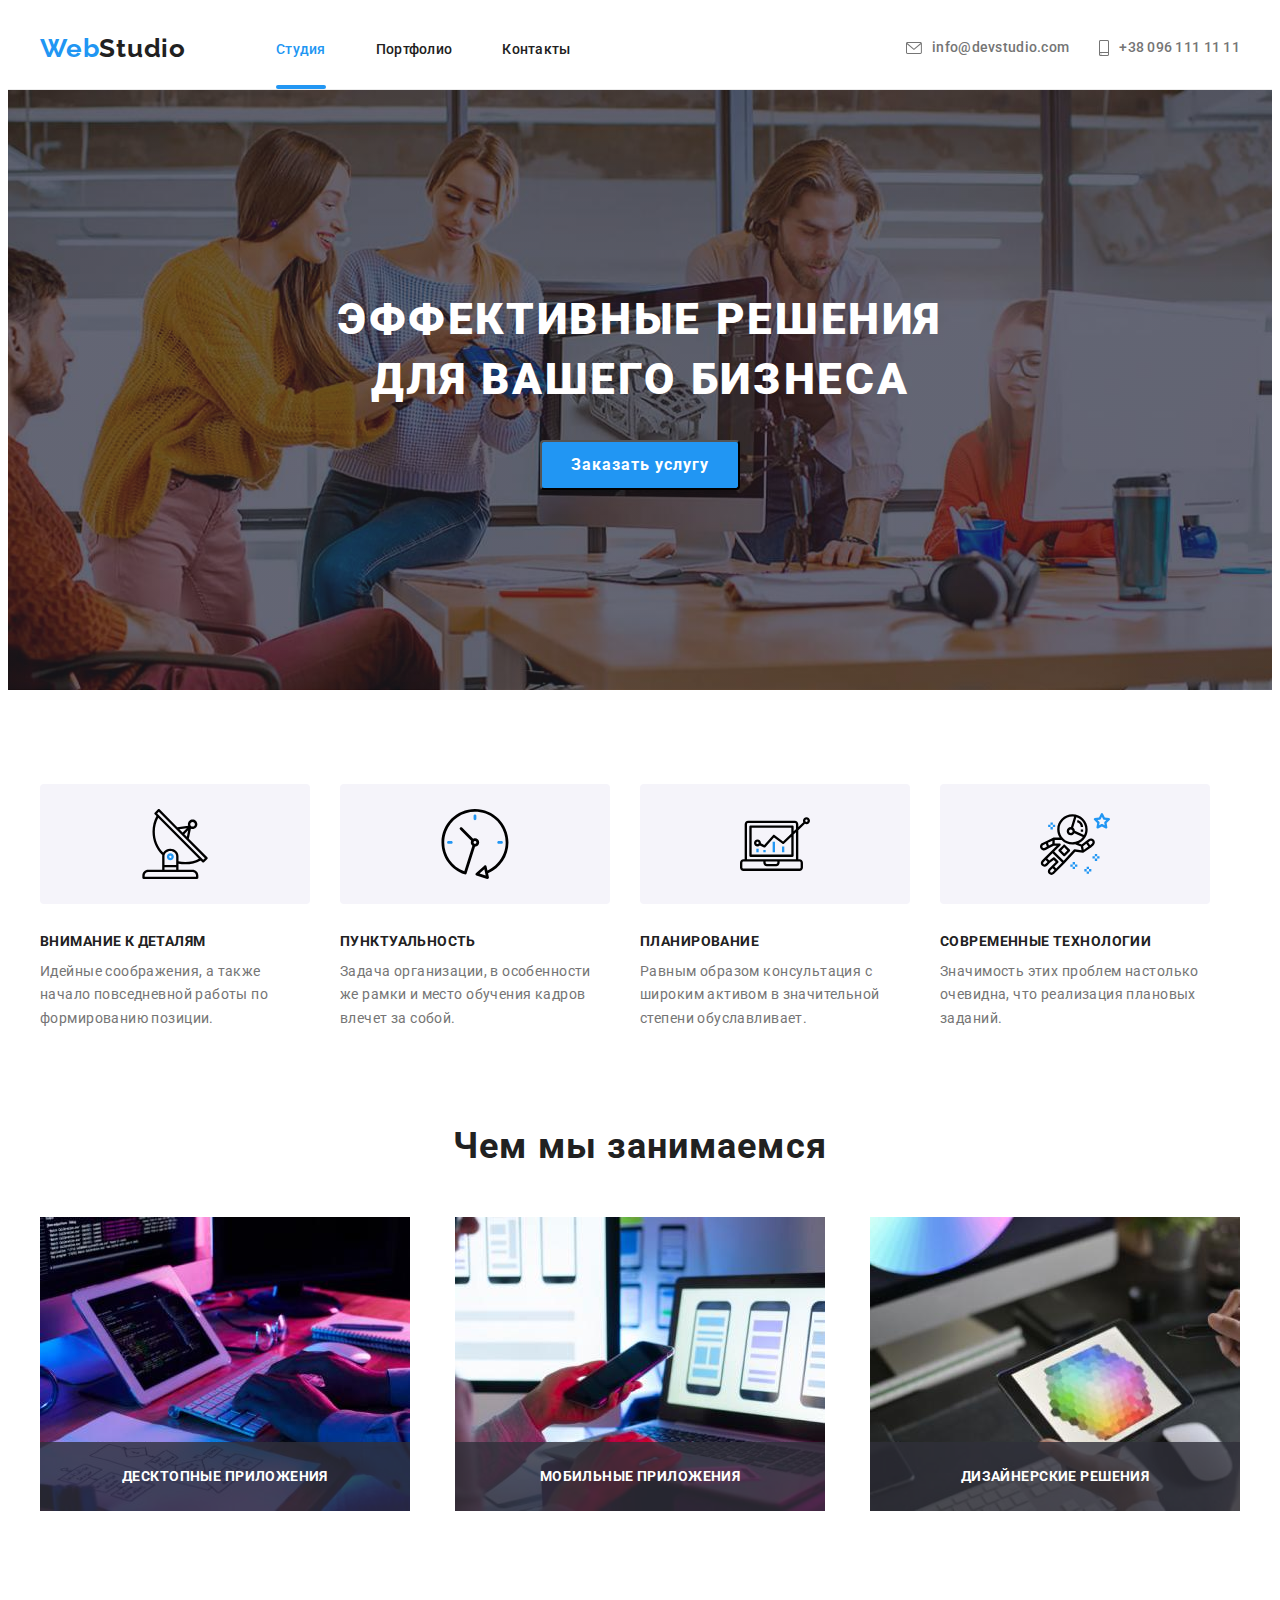
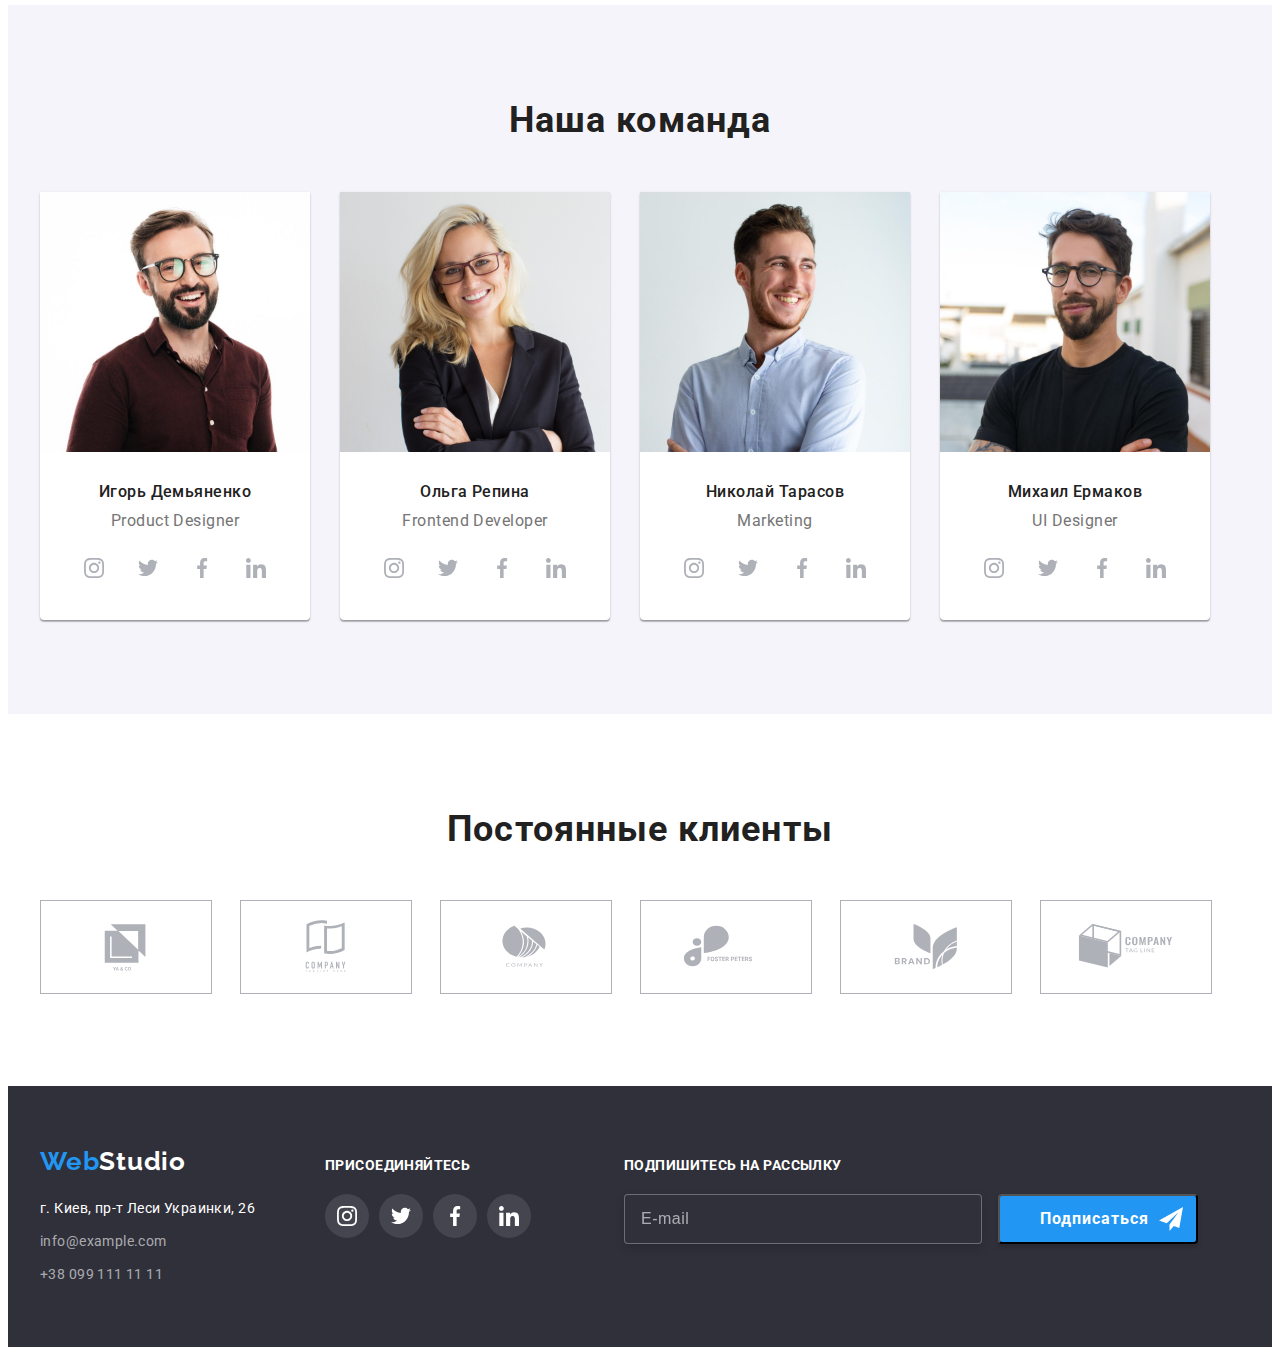
<file: index.html>
<!DOCTYPE html>
<html lang="ru">
  <head>
    <meta charset="UTF-8" />
    <meta http-equiv="X-UA-Compatible" content="IE=edge" />
    <meta name="viewport" content="width=device-width, initial-scale=1.0" />
    <title>WebStudio</title>
    <link
      rel="stylesheet"
      href="https://cdnjs.cloudflare.com/ajax/libs/modern-normalize/1.1.0/modern-normalize.min.css"
      integrity="sha512-wpPYUAdjBVSE4KJnH1VR1HeZfpl1ub8YT/NKx4PuQ5NmX2tKuGu6U/JRp5y+Y8XG2tV+wKQpNHVUX03MfMFn9Q=="
      crossorigin="anonymous"
      referrerpolicy="no-referrer"
    />
    <link rel="preconnect" href="https://fonts.googleapis.com" />
    <link rel="preconnect" href="https://fonts.gstatic.com" crossorigin />
    <link
      href="https://fonts.googleapis.com/css2?family=Raleway:wght@700&family=Roboto:wght@400;500;700;900&display=swap"
      rel="stylesheet"
    />
    <link rel="stylesheet" href="./css/styles.css" />
  </head>
  <body>
    <header class="header">
      <div class="container header-container">
        <nav class="header-nav">
          <a class="header-logo link" href=""
            >Web<span class="head-studio">Studio</span></a
          >
          <ul class="list menu-list">
            <li class="menu-item">
              <a class="menu-link link page-link" href="">Студия</a>
            </li>
            <li class="menu-item">
              <a class="menu-link link menu-link-color" href="./portfolio.html"
                >Портфолио</a
              >
            </li>
            <li class="menu-item">
              <a class="menu-link link menu-link-color" href="">Контакты</a>
            </li>
          </ul>
        </nav>
        <ul class="list mail-tel-list">
          <li class="mail-tel-item">
            <a class="header-mail link" href="mailto:info@devstudio.com">
              <svg class="header-icon" width="16" height="12">
                <use href="./img/sprite.svg#icon-envelope-hover"></use></svg
              >info@devstudio.com</a
            >
          </li>
          <li class="mail-tel-item">
            <a class="header-tel link" href="tel:+380961111111"
              ><svg class="header-icon" width="10" height="16">
                <use href="./img/sprite.svg#icon-smartphone"></use></svg
              >+38 096 111 11 11</a
            >
          </li>
        </ul>
      </div>
    </header>
    <main>
      <section class="hero">
        <div class="container hero-container">
          <h1 class="hero-title">ЭФФЕКТИВНЫЕ РЕШЕНИЯ ДЛЯ ВАШЕГО БИЗНЕСА</h1>
          <button class="btn btn-studio" data-modal-open type="button">
            Заказать услугу
          </button>
        </div>
      </section>
      <section class="about">
        <div class="container">
          <ul class="about-list list">
            <li class="about-flex">
              <div class="about-icons-list">
                <svg class="about-icon" width="70" height="70">
                  <use href="./img/sprite.svg#icon-antenna"></use>
                </svg>
              </div>
              <h3 class="about-item">ВНИМАНИЕ К ДЕТАЛЯМ</h3>
              <p class="about-text">
                Идейные соображения, а также начало повседневной работы по
                формированию позиции.
              </p>
            </li>
            <li class="about-flex">
              <div class="about-icons-list">
                <svg class="about-icon" width="70" height="70">
                  <use href="./img/sprite.svg#icon-clock"></use>
                </svg>
              </div>
              <h3 class="about-item">ПУНКТУАЛЬНОСТЬ</h3>
              <p class="about-text">
                Задача организации, в особенности же рамки и место обучения
                кадров влечет за собой.
              </p>
            </li>
            <li class="about-flex">
              <div class="about-icons-list">
                <svg class="about-icon" width="70" height="70">
                  <use href="./img/sprite.svg#icon-diagram"></use>
                </svg>
              </div>
              <h3 class="about-item">ПЛАНИРОВАНИЕ</h3>
              <p class="about-text">
                Равным образом консультация с широким активом в значительной
                степени обуславливает.
              </p>
            </li>
            <li class="about-flex">
              <div class="about-icons-list">
                <svg class="about-icon" width="70" height="70">
                  <use href="./img/sprite.svg#icon-astronaut"></use>
                </svg>
              </div>
              <h3 class="about-item">СОВРЕМЕННЫЕ ТЕХНОЛОГИИ</h3>
              <p class="about-text">
                Значимость этих проблем настолько очевидна, что реализация
                плановых заданий.
              </p>
            </li>
          </ul>
        </div>
      </section>
      <section class="about-two">
        <div class="container">
          <h2 class="about-title">Чем мы занимаемся</h2>
          <ul class="about-title-list list">
            <li class="about-title-item">
              <img
                src="./img/img-1.jpg"
                alt="Человек печатает на клавиатуре"
                width="370"
                height="294"
              />
              <p class="about-title-text">Десктопные приложения</p>
            </li>
            <li class="about-title-item">
              <img
                src="./img/img-2.jpg"
                alt="Человек смотрит на экран с телефонами"
                width="370"
                height="294"
              />
              <p class="about-title-text">Мобильные приложения</p>
            </li>
            <li class="about-title-item">
              <img
                src="./img/img-3.jpg"
                alt="Человек смотрит на планшет"
                width="370"
                height="294"
              />
              <p class="about-title-text">Дизайнерские решения</p>
            </li>
          </ul>
        </div>
      </section>
      <section class="team">
        <div class="container">
          <h2 class="team-title">Наша команда</h2>
          <ul class="team-list list">
            <li class="team-item">
              <img
                src="./img/img-2-1.jpg"
                alt="Игорь Демьяненко"
                width="270"
                height="260"
              />
              <div class="team-item-descr">
                <h3 class="team-name">Игорь Демьяненко</h3>
                <p class="team-prof" lang="en">Product Designer</p>
                <ul class="social-list list social-list-team">
                  <li class="social-item">
                    <a href="" class="social-link link">
                      <svg class="social-icon" width="20" height="20">
                        <use href="./img/sprite.svg#icon-instagram"></use>
                      </svg>
                    </a>
                  </li>
                  <li class="social-item">
                    <a href="" class="social-link link">
                      <svg class="social-icon" width="20" height="20">
                        <use href="./img/sprite.svg#icon-twitter"></use>
                      </svg>
                    </a>
                  </li>
                  <li class="social-item">
                    <a href="" class="social-link link">
                      <svg class="social-icon" width="20" height="20">
                        <use href="./img/sprite.svg#icon-facebook"></use>
                      </svg>
                    </a>
                  </li>
                  <li class="social-item">
                    <a href="" class="social-link link">
                      <svg class="social-icon" width="20" height="20">
                        <use href="./img/sprite.svg#icon-linkedin"></use>
                      </svg>
                    </a>
                  </li>
                </ul>
              </div>
            </li>
            <li class="team-item">
              <img
                src="./img/img-2-2.jpg"
                alt="Ольга Репина"
                width="270"
                height="260"
              />
              <div class="team-item-descr">
                <h3 class="team-name">Ольга Репина</h3>
                <p class="team-prof" lang="en">Frontend Developer</p>

                <ul class="social-list list social-list-team">
                  <li class="social-item">
                    <a href="" class="social-link link">
                      <svg class="social-icon" width="20" height="20">
                        <use href="./img/sprite.svg#icon-instagram"></use>
                      </svg>
                    </a>
                  </li>
                  <li class="social-item">
                    <a href="" class="social-link link">
                      <svg class="social-icon" width="20" height="20">
                        <use href="./img/sprite.svg#icon-twitter"></use>
                      </svg>
                    </a>
                  </li>
                  <li class="social-item">
                    <a href="" class="social-link link">
                      <svg class="social-icon" width="20" height="20">
                        <use href="./img/sprite.svg#icon-facebook"></use>
                      </svg>
                    </a>
                  </li>
                  <li class="social-item">
                    <a href="" class="social-link link">
                      <svg class="social-icon" width="20" height="20">
                        <use href="./img/sprite.svg#icon-linkedin"></use>
                      </svg>
                    </a>
                  </li>
                </ul>
              </div>
            </li>
            <li class="team-item">
              <img
                src="./img/img-2-3.jpg"
                alt="Николай Тарасов"
                width="270"
                height="260"
              />
              <div class="team-item-descr">
                <h3 class="team-name">Николай Тарасов</h3>
                <p class="team-prof" lang="en">Marketing</p>

                <ul class="social-list list social-list-team">
                  <li class="social-item">
                    <a href="" class="social-link link">
                      <svg class="social-icon" width="20" height="20">
                        <use href="./img/sprite.svg#icon-instagram"></use>
                      </svg>
                    </a>
                  </li>
                  <li class="social-item">
                    <a href="" class="social-link link">
                      <svg class="social-icon" width="20" height="20">
                        <use href="./img/sprite.svg#icon-twitter"></use>
                      </svg>
                    </a>
                  </li>
                  <li class="social-item">
                    <a href="" class="social-link link">
                      <svg class="social-icon" width="20" height="20">
                        <use href="./img/sprite.svg#icon-facebook"></use>
                      </svg>
                    </a>
                  </li>
                  <li class="social-item">
                    <a href="" class="social-link link">
                      <svg class="social-icon" width="20" height="20">
                        <use href="./img/sprite.svg#icon-linkedin"></use>
                      </svg>
                    </a>
                  </li>
                </ul>
              </div>
            </li>
            <li class="team-item">
              <img
                src="./img/img-2-4.jpg"
                alt="Михаил Ермаков"
                width="270"
                height="260"
              />
              <div class="team-item-descr">
                <h3 class="team-name">Михаил Ермаков</h3>
                <p class="team-prof" lang="en">UI Designer</p>

                <ul class="social-list list social-list-team">
                  <li class="social-item">
                    <a href="" class="social-link link">
                      <svg class="social-icon" width="20" height="20">
                        <use href="./img/sprite.svg#icon-instagram"></use>
                      </svg>
                    </a>
                  </li>
                  <li class="social-item">
                    <a href="" class="social-link link">
                      <svg class="social-icon" width="20" height="20">
                        <use href="./img/sprite.svg#icon-twitter"></use>
                      </svg>
                    </a>
                  </li>
                  <li class="social-item">
                    <a href="" class="social-link link">
                      <svg class="social-icon" width="20" height="20">
                        <use href="./img/sprite.svg#icon-facebook"></use>
                      </svg>
                    </a>
                  </li>
                  <li class="social-item">
                    <a href="" class="social-link link">
                      <svg class="social-icon" width="20" height="20">
                        <use href="./img/sprite.svg#icon-linkedin"></use>
                      </svg>
                    </a>
                  </li>
                </ul>
              </div>
            </li>
          </ul>
        </div>
      </section>
      <section class="clients">
        <div class="container">
          <h2 class="clients-title">Постоянные клиенты</h2>
          <ul class="clients-list list">
            <li class="clients-item">
              <a class="link clients-link" href=""
                ><svg class="clients-icon" width="106" height="60">
                  <use href="./img/sprite.svg#icon-logo-1"></use></svg
              ></a>
            </li>
            <li class="clients-item">
              <a class="link clients-link" href=""
                ><svg class="clients-icon" width="106" height="60">
                  <use href="./img/sprite.svg#icon-logo-2"></use></svg
              ></a>
            </li>
            <li class="clients-item">
              <a class="link clients-link" href=""
                ><svg class="clients-icon" width="106" height="60">
                  <use href="./img/sprite.svg#icon-logo-3"></use></svg
              ></a>
            </li>
            <li class="clients-item">
              <a class="link clients-link" href=""
                ><svg class="clients-icon" width="106" height="60">
                  <use href="./img/sprite.svg#icon-logo-4"></use></svg
              ></a>
            </li>
            <li class="clients-item">
              <a class="link clients-link" href=""
                ><svg class="clients-icon" width="106" height="60">
                  <use href="./img/sprite.svg#icon-logo-5"></use></svg
              ></a>
            </li>
            <li class="clients-item">
              <a class="link clients-link" href=""
                ><svg class="clients-icon" width="106" height="60">
                  <use href="./img/sprite.svg#icon-logo-6"></use></svg
              ></a>
            </li>
          </ul>
        </div>
      </section>
    </main>
    <footer class="footer">
      <div class="container footer-cont">
        <div class="footer-left">
          <a class="footer-logo link" href=""
            >Web<span class="footer-studio">Studio</span></a
          >
          <address class="address">
            <ul class="list footer-list">
              <li class="footer-item">
                <a
                  class="link address-link"
                  href="https://goo.gl/maps/EMW47MC1okSmwUVq9"
                  target="_blank"
                  rel="noreferrer noopener"
                  >г. Киев, пр-т Леси Украинки, 26</a
                >
              </li>
              <li class="footer-item">
                <a class="link footer-link" href="mailto:info@example.com"
                  >info@example.com</a
                >
              </li>
              <li class="footer-item">
                <a class="link footer-link" href="tel:+380991111111"
                  >+38 099 111 11 11</a
                >
              </li>
            </ul>
          </address>
        </div>
        <div class="footer-right">
          <h4 class="social">Присоединяйтесь</h4>
          <ul class="social-list list">
            <li class="social-item">
              <a href="" class="social-link link social-link-footer">
                <svg class="social-icon-footer" width="20" height="20">
                  <use href="./img/sprite.svg#icon-instagram"></use>
                </svg>
              </a>
            </li>
            <li class="social-item">
              <a href="" class="social-link link social-link-footer">
                <svg class="social-icon-footer" width="20" height="20">
                  <use href="./img/sprite.svg#icon-twitter"></use>
                </svg>
              </a>
            </li>
            <li class="social-item">
              <a href="" class="social-link link social-link-footer">
                <svg class="social-icon-footer" width="20" height="20">
                  <use href="./img/sprite.svg#icon-facebook"></use>
                </svg>
              </a>
            </li>
            <li class="social-item">
              <a href="" class="social-link link social-link-footer">
                <svg class="social-icon-footer" width="20" height="20">
                  <use href="./img/sprite.svg#icon-linkedin"></use>
                </svg>
              </a>
            </li>
          </ul>
        </div>
        <form class="third block">
          <p class="social">Подпишитесь на рассылку</p>
          <label class="form-field">
            <input
              type="email"
              class="form-input"
              name="user-mail"
              placeholder="E-mail"
            />
          </label>
          <button type="submit" class="btn btn-studio footer-btn">
            Подписаться
            <svg class="icon-send" width="24" height="24">
              <use href="./img/sprite.svg#icon-icon-send"></use>
            </svg>
          </button>
        </form>
      </div>
    </footer>
    <div class="backdrop is-hidden" data-modal>
      <div class="modal">
        <button type="button" class="modal-btn" data-modal-close>
          <svg class="modal-close-icon" width="18" height="18">
            <use href="./img/sprite.svg#icon-close"></use>
          </svg>
        </button>
        <form action="#" class="modal-form">
          <p class="modal-form-head">Оставьте свои данные, мы вам перезвоним</p>
          <ul>
            <li class="list form-field">
              <label class="modal-form-field"
                >Имя
                <span class="modal-form-rel">
                  <input
                    type="text"
                    class="modal-form-input"
                    name="user-name"
                  />
                  <svg class="modal-form-icon" width="12" height="12">
                    <use href="./img/sprite.svg#icon-modal-person"></use>
                  </svg>
                </span>
              </label>
            </li>
            <li class="list form-field">
              <label class="modal-form-field">
                Телефон
                <span class="modal-form-rel">
                  <input type="tel" class="modal-form-input" name="user-tel" />
                  <svg class="modal-form-icon" width="13" height="13">
                    <use href="./img/sprite.svg#icon-modal-phone"></use>
                  </svg>
                </span>
              </label>
            </li>
            <li class="list form-field">
              <label class="modal-form-field">
                Почта
                <span class="modal-form-rel">
                  <input
                    type="text"
                    class="modal-form-input"
                    name="user-mail"
                  />
                  <svg class="modal-form-icon" width="15" height="12">
                    <use href="./img/sprite.svg#icon-modal-mail"></use>
                  </svg>
                </span>
              </label>
            </li>
            <li class="list form-field">
              <label class="modal-form-field"
                >Комментарий
                <textarea
                  class="modal-form-message"
                  name="user-message"
                  placeholder="Введите текст"
                ></textarea>
              </label>
            </li>
          </ul>
          <input
            type="checkbox"
            id="accept-policy"
            class="modal-form-checkbox visually-hidden"
          />
          <label for="accept-policy" class="modal-form-checkbox-label">
            Соглашаюсь с рассылкой и принимаю&nbsp;
            <a class="modal-link" href="">Условия договора</a>
          </label>
          <button type="submit" class="btn btn-studio modal-btn-send">
            Отправить
          </button>
        </form>
      </div>
    </div>
    <script src="./js/modal.js"></script>
  </body>
</html>
</file>
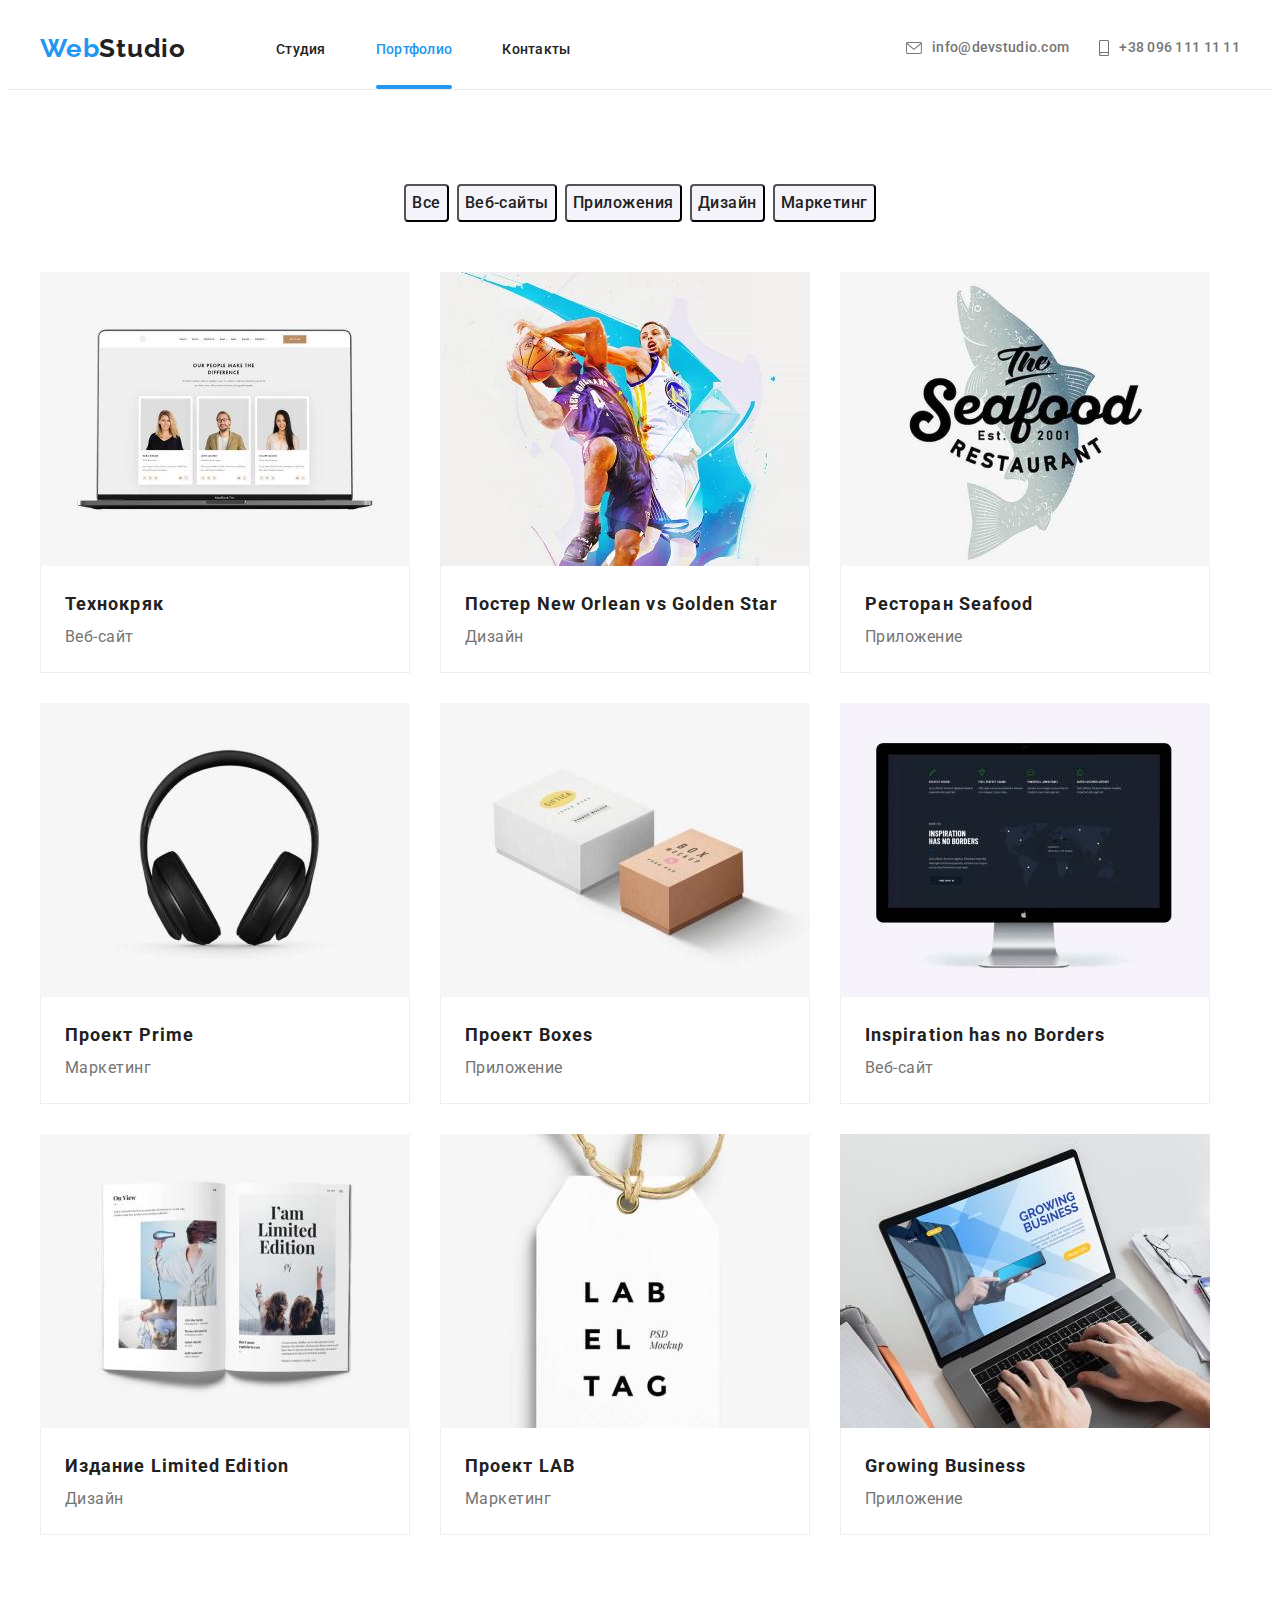
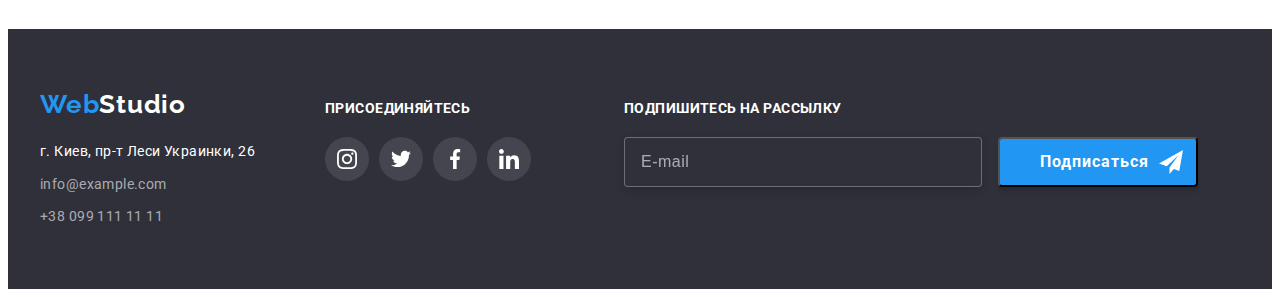
<file: portfolio.html>
<!DOCTYPE html>
<html lang="ru">
  <head>
    <meta charset="UTF-8" />
    <meta http-equiv="X-UA-Compatible" content="IE=edge" />
    <meta name="viewport" content="width=device-width, initial-scale=1.0" />
    <title>Portfolio</title>
    <link
      rel="stylesheet"
      href="https://cdnjs.cloudflare.com/ajax/libs/modern-normalize/1.1.0/modern-normalize.min.css"
      integrity="sha512-wpPYUAdjBVSE4KJnH1VR1HeZfpl1ub8YT/NKx4PuQ5NmX2tKuGu6U/JRp5y+Y8XG2tV+wKQpNHVUX03MfMFn9Q=="
      crossorigin="anonymous"
      referrerpolicy="no-referrer"
    />
    <link rel="preconnect" href="https://fonts.googleapis.com" />
    <link rel="preconnect" href="https://fonts.gstatic.com" crossorigin />
    <link
      href="https://fonts.googleapis.com/css2?family=Raleway:wght@700&family=Roboto:wght@400;500;700;900&display=swap"
      rel="stylesheet"
    />
    <link rel="stylesheet" href="./css/styles.css" />
  </head>
  <body>
    <header class="header">
      <div class="container header-container">
        <nav class="header-nav">
          <a class="header-logo link" href=""
            >Web<span class="head-studio">Studio</span></a
          >
          <ul class="list menu-list">
            <li class="menu-item">
              <a class="menu-link link menu-link-color" href="./index.html"
                >Студия</a
              >
            </li>
            <li class="menu-item">
              <a class="menu-link link page-link" href="">Портфолио</a>
            </li>
            <li class="menu-item">
              <a class="menu-link link menu-link-color" href="">Контакты</a>
            </li>
          </ul>
        </nav>
        <ul class="list mail-tel-list">
          <li class="mail-tel-item">
            <a class="header-mail link" href="mailto:info@devstudio.com"
              > <svg class="header-icon" width="16" height="12">
                <use href="./img/sprite.svg#icon-envelope-hover"></use>
              </svg>info@devstudio.com</a
            >
          </li>
          <li class="mail-tel-item">
            <a class="header-tel link" href="tel:+380961111111"
              ><svg class="header-icon" width="10" height="16">
                <use href="./img/sprite.svg#icon-smartphone"></use>
              </svg>+38 096 111 11 11</a
            >
          </li>
        </ul>
      </div>
    </header>
    <main>
      <section class="portfolio-sect">
        <div class="container">
          <ul class="filters list">
            <li class="filters-item">
              <button class="btn btn-portfolio" type="button">Все</button>
            </li>
            <li class="filters-item">
              <button class="btn btn-portfolio" type="button">Веб-сайты</button>
            </li>
            <li class="filters-item">
              <button class="btn btn-portfolio" type="button">
                Приложения
              </button>
            </li>
            <li class="filters-item">
              <button class="btn btn-portfolio" type="button">Дизайн</button>
            </li>
            <li class="filters-item">
              <button class="btn btn-portfolio" type="button">Маркетинг</button>
            </li>
          </ul>
          <ul class="portfolio list">
            <li>
              <a href="" class="portfolio-item link">
                <div class="portfolio-over">
                <img
                src="./img/portfolio-1.jpg"
                alt="На ноутбуке открыта страница сайта"
                width="370"
                height="294"
              />
              <p class="portfolio-text">Технокряк это современная площадка распространения коронавируса. Компании используют эту платформу для цифрового шпионажа и атак на защищенные сервера конкурентов.</p>
            </div>
              <div class="portfolio-item-desc">
                <h3 class="portfolio-names">Технокряк</h3>
                <p class="portfolio-names-filters">Веб-сайт</p>
              </div>
            </a>
            </li>
            <li>
              <a href="" class="portfolio-item link"> <div class="portfolio-over">
              <img
                src="./img/portfolio-2.jpg"
                alt="Мужчины играют в баскетбол"
                width="370"
                height="294"
              />
              <p class="portfolio-text">Технокряк это современная площадка распространения коронавируса. Компании используют эту платформу для цифрового шпионажа и атак на защищенные сервера конкурентов.</p>
            </div>
              <div class="portfolio-item-desc">
                <h3 class="portfolio-names">
                  Постер <span lang="en">New Orlean vs Golden Star</span>
                </h3>
                <p class="portfolio-names-filters">Дизайн</p>
              </div></a>
            </li>
            <li>
              <a href="" class="portfolio-item link"> <div class="portfolio-over">
              <img
                src="./img/portfolio-3.jpg"
                alt="Эмблема ресторана"
                width="370"
                height="294"
              />
              <p class="portfolio-text">Технокряк это современная площадка распространения коронавируса. Компании используют эту платформу для цифрового шпионажа и атак на защищенные сервера конкурентов.</p>
            </div>
              <div class="portfolio-item-desc">
                <h3 class="portfolio-names">
                  Ресторан <span lang="en">Seafood</span>
                </h3>
                <p class="portfolio-names-filters">Приложение</p>
              </div></a>
            </li>
            <li>
              <a href="" class="portfolio-item link"> <div class="portfolio-over">
              <img
                src="./img/portfolio-4.jpg"
                alt="Черные наушники"
                width="370"
                height="294"
              />
              <p class="portfolio-text">Технокряк это современная площадка распространения коронавируса. Компании используют эту платформу для цифрового шпионажа и атак на защищенные сервера конкурентов.</p>
            </div>
              <div class="portfolio-item-desc">
                <h3 class="portfolio-names">
                  Проект <span lang="en">Prime</span>
                </h3>
                <p class="portfolio-names-filters">Маркетинг</p>
              </div></a>
            </li>
            <li>
              <a href="" class="portfolio-item link"> <div class="portfolio-over">
              <img
                src="./img/portfolio-5.jpg"
                alt="Коробки лежат на поверхности"
                width="370"
                height="294"
              />
              <p class="portfolio-text">Технокряк это современная площадка распространения коронавируса. Компании используют эту платформу для цифрового шпионажа и атак на защищенные сервера конкурентов.</p>
            </div>
              <div class="portfolio-item-desc">
                <h3 class="portfolio-names">
                  Проект <span lang="en">Boxes</span>
                </h3>
                <p class="portfolio-names-filters">Приложение</p>
              </div></a>
            </li>
            <li>
              <a href="" class="portfolio-item link"> <div class="portfolio-over">
              <img
                src="./img/portfolio-6.jpg"
                alt="Монитор включен"
                width="370"
                height="294"
              />
              <p class="portfolio-text">Технокряк это современная площадка распространения коронавируса. Компании используют эту платформу для цифрового шпионажа и атак на защищенные сервера конкурентов.</p>
            </div>
              <div class="portfolio-item-desc">
                <h3 class="portfolio-names">Inspiration has no Borders</h3>
                <p class="portfolio-names-filters">Веб-сайт</p>
              </div></a>
            </li>
            <li>
              <a href="" class="portfolio-item link"> <div class="portfolio-over">
              <img
                src="./img/portfolio-7.jpg"
                alt="Открытая книга лежит"
                width="370"
                height="294"
              />
              <p class="portfolio-text">Технокряк это современная площадка распространения коронавируса. Компании используют эту платформу для цифрового шпионажа и атак на защищенные сервера конкурентов.</p>
            </div>
              <div class="portfolio-item-desc">
                <h3 class="portfolio-names">
                  Издание <span lang="en">Limited Edition</span>
                </h3>
                <p class="portfolio-names-filters">Дизайн</p>
              </div></a>
            </li>
            <li>
              <a href="" class="portfolio-item link"> <div class="portfolio-over">
              <img
                src="./img/portfolio-8.jpg"
                alt="Этикетка висит на нитке"
                width="370"
                height="294"
              />
              <p class="portfolio-text">Технокряк это современная площадка распространения коронавируса. Компании используют эту платформу для цифрового шпионажа и атак на защищенные сервера конкурентов.</p>
            </div>
              <div class="portfolio-item-desc">
                <h3 class="portfolio-names">
                  Проект <span lang="en">LAB</span>
                </h3>
                <p class="portfolio-names-filters">Маркетинг</p>
              </div></a>
            </li>
            <li>
              <a href="" class="portfolio-item link"> <div class="portfolio-over">
              <img
                src="./img/portfolio-9.jpg"
                alt="Человек печатает на ноутбуке"
                width="370"
                height="294"
              />
              <p class="portfolio-text">Технокряк это современная площадка распространения коронавируса. Компании используют эту платформу для цифрового шпионажа и атак на защищенные сервера конкурентов.</p>
            </div>
              <div class="portfolio-item-desc">
                <h3 class="portfolio-names" lang="en">Growing Business</h3>
                <p class="portfolio-names-filters">Приложение</p>
              </div></a>
            </li>
          </ul>
        </div>
      </section>
    </main>
    <footer class="footer">
      <div class="container footer-cont">
        <div class="footer-left">
          <a class="footer-logo link" href=""
            >Web<span class="footer-studio">Studio</span></a
          >
          <address class="address">
            <ul class="list footer-list">
              <li class="footer-item">
                <a
                  class="link address-link"
                  href="https://goo.gl/maps/EMW47MC1okSmwUVq9"
                  target="_blank"
                  rel="noreferrer noopener"
                  >г. Киев, пр-т Леси Украинки, 26</a
                >
              </li>
              <li class="footer-item">
                <a class="link footer-link" href="mailto:info@example.com"
                  >info@example.com</a
                >
              </li>
              <li class="footer-item">
                <a class="link footer-link" href="tel:+380991111111"
                  >+38 099 111 11 11</a
                >
              </li>
            </ul>
          </address>
        </div>
        <div class="footer-right">
          <h4 class="social">Присоединяйтесь</h4>
          <ul class="social-list list">
            <li class="social-item">
              <a href="" class="social-link link social-link-footer">
                <svg class="social-icon-footer" width="20" height="20">
                  <use href="./img/sprite.svg#icon-instagram"></use>
                </svg>
              </a>
            </li>
            <li class="social-item">
              <a href="" class="social-link link social-link-footer">
                <svg class="social-icon-footer" width="20" height="20">
                  <use href="./img/sprite.svg#icon-twitter"></use>
                </svg>
              </a>
            </li>
            <li class="social-item">
              <a href="" class="social-link link social-link-footer">
                <svg class="social-icon-footer" width="20" height="20">
                  <use href="./img/sprite.svg#icon-facebook"></use>
                </svg>
              </a>
            </li>
            <li class="social-item">
              <a href="" class="social-link link social-link-footer">
                <svg class="social-icon-footer" width="20" height="20">
                  <use href="./img/sprite.svg#icon-linkedin"></use>
                </svg>
              </a>
            </li>
          </ul>
        </div>
        <form class="third block">
          <p class="social">Подпишитесь на рассылку</p>
          <label class="form-field">
            <input
              type="email"
              class="form-input"
              name="user-mail"
              placeholder="E-mail"
            />
          </label>
          <button type="submit" class="btn btn-studio footer-btn">
            Подписаться
            <svg class="icon-send" width="24" height="24">
              <use href="./img/sprite.svg#icon-icon-send"></use>
            </svg>
          </button>
        </form>
      </div>
    </footer>
  </body>
</html>
</file>
<file: css/styles.css>
:root {
  --header-color: #ffffff;
  --primary-text-color: #757575;
  --primary-title-color: #ffffff;
  --secondary-title-color: #212121;
  --accent-color: #2196f3;
  --background-color: #2f303a;
  --time: 250ms;
  --cubic-bezier: cubic-bezier(0.4, 0, 0.2, 1);
}
p,
h1,
h2,
h3,
h4 {
  margin: 0;
}
ul {
  margin: 0;
  padding: 0;
}
img {
  display: block;
}
body {
  font-family: "Roboto", sans-serif;
}

.container {
  width: 1200px;
  padding-left: 15px;
  padding-right: 15px;
  margin: 0 auto;
}
.visually-hidden {
  position: absolute;
  white-space: nowrap;
  width: 1px;
  height: 1px;
  overflow: hidden;
  border: 0;
  padding: 0;
  clip: rect(0 0 0 0);
  clip-path: inset(50%);
  margin: -1px;
}
.list {
  list-style: none;
}
.link {
  text-decoration: none;
}

.head-studio {
  color: var(--secondary-title-color);
}
.btn {
  font-family: inherit;
  font-size: 16px;
  text-align: center;
  cursor: pointer;
  background-color: var(--accent-color);
  color: var(--primary-title-color);
  border-radius: 4px;
}
.btn-studio {
  font-weight: 700;
  line-height: 1.87;
  letter-spacing: 0.06em;
  width: 200px;
  height: 50px;
  box-shadow: 0px 4px 4px rgba(0, 0, 0, 0.15);
}
.btn-portfolio {
  font-weight: 500;
  line-height: 1.62;
  letter-spacing: 0.03em;
  color: var(--secondary-title-color);
  background-color: #f5f4fa;
  height: 38px;
  transition: color var(--time) var(--cubic-bezier),
    background-color var(--time) var(--cubic-bezier),
    box-shadow var(--time) var(--cubic-bezier);
}
.btn-portfolio:hover,
.btn-portfolio:focus {
  background-color: var(--accent-color);
  color: var(--primary-title-color);
  box-shadow: 0px 3px 1px rgba(0, 0, 0, 0.1), 0px 1px 2px rgba(0, 0, 0, 0.08),
    0px 2px 2px rgba(0, 0, 0, 0.12);
}

/*header*/
.header {
  background-color: var(--header-color);
  padding-top: 25px;
  padding-bottom: 25px;
  border-bottom: 1px solid #ececec;
}
.header-container {
  display: flex;
  align-items: center;
}
.menu-list {
  display: flex;
}
.header-nav {
  display: flex;
  align-items: center;
}
.mail-tel-list {
  display: flex;
  margin-left: auto;
}
.menu-link {
  font-weight: 500;
  font-size: 14px;
  line-height: 1.14;
  letter-spacing: 0.02em;
  position: relative;
  transition: color var(--time) var(--cubic-bezier);
}
.page-link {
  color: var(--accent-color);
}
.menu-link.page-link::after {
  content: "";
  width: 100%;
  position: absolute;
  height: 4px;
  display: block;
  border-radius: 2px;
  background-color: var(--accent-color);
  bottom: -32px;
}
.menu-link-color {
  color: var(--secondary-title-color);
}
.menu-link:hover,
.menu-link:focus {
  color: var(--accent-color);
}
.menu-item:not(:last-child) {
  margin-right: 50px;
}

.header-tel {
  font-weight: 500;
  font-size: 14px;
  line-height: 1.14;
  letter-spacing: 0.02em;
  color: var(--primary-text-color);
  display: flex;
  align-items: center;
  transition: color var(--time) var(--cubic-bezier);
}
.header-tel:hover .header-icon,
.header-tel:focus .header-icon {
  fill: var(--accent-color);
}
.header-tel:hover,
.header-tel:focus {
  color: var(--accent-color);
}
.header-mail {
  font-weight: 500;
  font-size: 14px;
  line-height: 1.14;
  letter-spacing: 0.02em;
  color: var(--primary-text-color);
  margin-right: 30px;
  display: flex;
  align-items: center;
  transition: color var(--time) var(--cubic-bezier);
}
.header-mail:hover .header-icon,
.header-mail:focus .header-icon {
  fill: var(--accent-color);
}
.header-mail:hover,
.header-mail:focus {
  color: var(--accent-color);
}
.header-icon {
  margin-right: 10px;
  vertical-align: middle;
  fill: var(--primary-text-color);
  transition: fill var(--time) var(--cubic-bezier);
}

.header-logo {
  font-family: Raleway;
  font-weight: 700;
  font-size: 26px;
  line-height: 1.19;
  letter-spacing: 0.03em;
  color: var(--accent-color);
  margin-right: 90px;
}
/*hero*/
.hero {
  text-align: center;
  background-image: linear-gradient(
      rgba(47, 48, 58, 0.4),
      rgba(47, 48, 58, 0.4)
    ),
    url(../img/hero-img.jpg);
  background-repeat: no-repeat;
  background-size: cover;
  background-position: center;
  max-width: 1600px;
  margin: auto;
  padding-top: 200px;
  padding-bottom: 200px;
}

.hero-title {
  font-weight: 900;
  font-size: 44px;
  line-height: 1.36;
  letter-spacing: 0.06em;
  text-transform: uppercase;
  color: var(--primary-title-color);
  width: 696px;
  margin: 0 auto;
  margin-bottom: 30px;
}

/*about*/
.about {
  padding-top: 94px;
  padding-bottom: 94px;
}
.about-icons {
  display: flex;
}
.about-icons-list {
  width: 100%;
  height: 120px;
  background-color: #f5f4fa;
  border-radius: 4px;
  margin-bottom: 30px;
  display: flex;
  align-items: center;
  justify-content: center;
}

.about-icons-list:not(:last-child) {
  margin-right: 30px;
}

.about-list {
  display: flex;
}
.about-item {
  font-weight: 700;
  font-size: 14px;
  line-height: 1.14;
  letter-spacing: 0.03em;
  text-transform: uppercase;
  color: var(--secondary-title-color);
  margin-bottom: 10px;
}
.about-text {
  font-size: 14px;
  line-height: 1.71;
  letter-spacing: 0.03em;
  color: var(--primary-text-color);
}
.about-flex {
  width: 270px;
}
.about-flex:not(:last-child) {
  margin-right: 30px;
}
/*about-two*/
.about-two {
  padding-bottom: 94px;
}
.about-title {
  font-weight: 700;
  font-size: 36px;
  line-height: 1.17;
  text-align: center;
  letter-spacing: 0.03em;
  color: var(--secondary-title-color);
  margin-bottom: 50px;
}
.about-title-list {
  display: flex;
  justify-content: space-between;
}
.about-title-item {
  position: relative;
}
.about-title-text {
  position: absolute;
  left: 0;
  bottom: 0;
  font-weight: 700;
  font-size: 14px;
  line-height: 1.14;
  letter-spacing: 0.03em;
  text-transform: uppercase;
  color: var(--primary-title-color);
  background-color: rgba(47, 48, 58, 0.8);
  padding-top: 27px;
  padding-bottom: 27px;
  width: 100%;
  text-align: center;
}
/*team*/
.team {
  background-color: #f5f4fa;
  padding-top: 94px;
  padding-bottom: 94px;
}
.team-title {
  font-weight: 700;
  font-size: 36px;
  line-height: 1.17;
  text-align: center;
  letter-spacing: 0.03em;
  color: var(--secondary-title-color);
  margin-bottom: 50px;
}
.team-list {
  display: flex;
}
.team-item {
  background-color: #ffffff;
  border-radius: 0px 0px 4px 4px;
  box-shadow: 0px 1px 3px rgba(0, 0, 0, 0.12), 0px 1px 1px rgba(0, 0, 0, 0.14),
    0px 2px 1px rgba(0, 0, 0, 0.2);
}
.team-item:not(:last-child) {
  margin-right: 30px;
}
.team-item-descr {
  padding-top: 30px;
  padding-bottom: 30px;
}
.team-name {
  font-weight: 500;
  font-size: 16px;
  line-height: 1.19;
  text-align: center;
  letter-spacing: 0.03em;
  color: var(--secondary-title-color);
  margin-bottom: 10px;
}
.team-prof {
  font-size: 16px;
  line-height: 1.19;
  text-align: center;
  letter-spacing: 0.03em;
  color: var(--primary-text-color);
}
/*clients*/
.clients {
  padding-top: 94px;
  padding-bottom: 94px;
}
.clients-title {
  font-weight: 700;
  font-size: 36px;
  line-height: 1.17;
  text-align: center;
  letter-spacing: 0.03em;
  color: var(--secondary-title-color);
  margin-bottom: 50px;
}
.clients-list {
  display: flex;
}
.clients-item {
  width: 170px;
  height: 92px;
}
.clients-link {
  width: 100%;
  height: 100%;
  display: flex;
  justify-content: center;
  align-items: center;
  border: 1px solid #afb1b8;
  transition: border-color var(--time) var(--cubic-bezier);
}
.clients-link:hover .clients-icon,
.clients-link:focus .clients-icon {
  fill: var(--accent-color);
}
.clients-link:hover,
.clients-link:focus {
  border-color: var(--accent-color);
}
.clients-item:not(:last-child) {
  margin-right: 30px;
}
.clients-icon {
  fill: #afb1b8;
  transition: fill var(--time) var(--cubic-bezier);
}
/*portfolio*/
.portfolio-sect {
  padding-top: 94px;
  padding-bottom: 94px;
}
.filters {
  display: flex;
  justify-content: center;
  margin-bottom: 50px;
}

.filters-item:not(:last-child) {
  margin-right: 8px;
}

.portfolio {
  display: flex;
  flex-wrap: wrap;
  margin-left: -30px;
  margin-top: -30px;
}
.portfolio-over {
  position: relative;
  overflow: hidden;
}
.portfolio-text {
  font-size: 18px;
  line-height: 1.56;
  letter-spacing: 0.03em;
  color: var(--primary-title-color);
  background-color: rgba(33, 150, 243, 0.9);
  position: absolute;
  top: 0;
  left: 0;
  transform: translateY(100%);
  height: 100%;
  padding: 63px 24px;
  transition: transform var(--time) var(--cubic-bezier);
}
.portfolio-item {
  display: block;
  flex-basis: calc((100% - 3 * 30px) / 3);
  margin-left: 30px;
  margin-top: 30px;
  transition: box-shadow var(--time) var(--cubic-bezier);
}
.portfolio-item:hover,
.portfolio-item:focus {
  box-shadow: 0px 1px 1px rgba(0, 0, 0, 0.12), 0px 4px 4px rgba(0, 0, 0, 0.06),
    1px 4px 6px rgba(0, 0, 0, 0.16);
}
.portfolio-item:hover .portfolio-text,
.portfolio-item:focus .portfolio-text {
  transform: translateY(0);
}
.portfolio-names {
  font-weight: 700;
  font-size: 18px;
  line-height: 2;
  letter-spacing: 0.06em;
  color: var(--secondary-title-color);
}
.portfolio-item-desc {
  padding: 20px 24px;
  border-right: 1px solid #eeeeee;
  border-bottom: 1px solid #eeeeee;
  border-left: 1px solid #eeeeee;
}
.portfolio-names-filters {
  font-size: 16px;
  line-height: 1.87;
  letter-spacing: 0.03em;
  color: var(--primary-text-color);
}
/*footer*/
.footer {
  background-color: var(--background-color);
  padding-top: 60px;
  padding-bottom: 60px;
}
.footer-cont {
  display: flex;
  align-items: baseline;
}
.footer-left {
  margin-right: 70px;
}
.footer-right {
  margin-right: 93px;
}
.footer-logo {
  font-family: Raleway;
  font-weight: 700;
  font-size: 26px;
  line-height: 1.19;
  letter-spacing: 0.03em;
  color: var(--accent-color);
}
.footer-studio {
  color: var(--primary-title-color);
}
.address {
  margin-top: 20px;
  font-style: normal;
}
.address-link {
  font-size: 14px;
  line-height: 1.71;
  letter-spacing: 0.03em;
  color: var(--primary-title-color);
  transition: color var(--time) var(--cubic-bezier);
}
.footer-item:not(:last-child) {
  margin-bottom: 9px;
}
.footer-link {
  font-size: 14px;
  line-height: 1.71;
  letter-spacing: 0.03em;
  color: rgba(255, 255, 255, 0.6);
  transition: color var(--time) var(--cubic-bezier);
}

.footer-link:hover,
.footer-link:focus {
  color: var(--accent-color);
}
.address-link:hover,
.address-link:focus {
  color: var(--accent-color);
}
.social {
  font-weight: 700;
  font-size: 14px;
  line-height: 1.14;
  letter-spacing: 0.03em;
  text-transform: uppercase;
  color: var(--primary-title-color);
  margin-bottom: 20px;
}

.social-list {
  display: flex;
}
.social-list-team {
  margin-top: 16px;
  justify-content: center;
}
.social-icon {
  fill: #afb1b8;
  transition: fill var(--time) var(--cubic-bezier);
}
.social-icon-footer {
  fill: var(--primary-title-color);
}
.social-item {
  width: 44px;
  height: 44px;
}
.social-link {
  width: 100%;
  height: 100%;
  display: flex;
  border-radius: 50%;
  justify-content: center;
  align-items: center;
  transition: background-color var(--time) var(--cubic-bezier);
}
.social-link:hover,
.social-link:focus {
  background-color: var(--accent-color);
}
.social-link:hover .social-icon,
.social-link:focus .social-icon {
  fill: var(--primary-title-color);
}
.social-link-footer {
  background-color: rgba(255, 255, 255, 0.1);
  transition: background-color var(--time) var(--cubic-bezier);
}
.social-link-footer:hover,
.social-link-footer:focus {
  background-color: var(--accent-color);
}
.social-item:not(:last-child) {
  margin-right: 10px;
}

.form-input {
  width: 358px;
  height: 50px;
  padding-left: 16px;
  margin-right: 12px;
  border: 1px solid rgba(255, 255, 255, 0.3);
  box-sizing: border-box;
  border-radius: 4px;
  filter: drop-shadow(0px 4px 4px rgba(0, 0, 0, 0.15));
  background-color: var(--background-color);
}
.form-input::placeholder {
  font-size: 16px;
  line-height: 1.25;
  letter-spacing: 0.03em;
  color: rgba(255, 255, 255, 0.6);
}
.footer-btn {
  position: relative;
  padding-right: 13px;
}
.icon-send {
  margin-left: 10px;
  position: absolute;
  top: 50%;
  transform: translateY(-50%);
}
/*-------backdrop-------------*/
.backdrop {
  width: 100vw;
  height: 100vh;
  background-color: rgba(0, 0, 0, 0.2);
  position: fixed;
  top: 0;
  transition: opacity 600ms var(--cubic-bezier),
    visibility 600ms var(--cubic-bezier);
}
.modal {
  width: 528px;
  min-height: 581px;
  background-color: var(--primary-title-color);
  box-shadow: 0px 1px 3px rgba(0, 0, 0, 0.12), 0px 1px 1px rgba(0, 0, 0, 0.14),
    0px 2px 1px rgba(0, 0, 0, 0.2);
  border-radius: 4px;
  position: absolute;
  top: 50%;
  left: 50%;
  transform: translate(-50%, -50%);
  padding: 40px;
}
.modal-close-icon {
  fill: currentColor;
}
.modal-btn {
  border: 1px solid rgba(0, 0, 0, 0.1);
  background-color: var(--primary-title-color);
  width: 30px;
  height: 30px;
  border-radius: 50%;
  position: absolute;
  top: 8px;
  right: 8px;
  display: flex;
  align-items: center;
  justify-content: center;
  color: #000000;
  cursor: pointer;
  transition: color var(--time) var(--cubic-bezier);
}
.modal-btn:hover,
.modal-btn:focus {
  color: var(--accent-color);
}
.backdrop.is-hidden {
  visibility: hidden;
  opacity: 0;
  pointer-events: none;
}
.modal-form {
  display: flex;
  flex-direction: column;
}
.modal-btn-send {
  align-self: center;
}
.modal-form-head {
  font-weight: 700;
  font-size: 20px;
  line-height: 1.15;
  text-align: center;
  letter-spacing: 0.03em;
  color: var(--secondary-title-color);
  margin-bottom: 12px;
}
.modal-form-field {
  font-size: 12px;
  line-height: 1.17;
  letter-spacing: 0.01em;
  color: var(--primary-text-color);
}
.form-field:not(:last-child) {
  margin-bottom: 10px;
}
.modal-form-input {
  width: 100%;
  height: 40px;
  border: 1px solid rgba(33, 33, 33, 0.2);
  border-radius: 4px;
  padding-left: 42px;
  cursor: pointer;
  transition: color var(--time) var(--cubic-bezier);
}
.modal-form-input:focus {
  outline: none;
  border-color: var(--accent-color);
}
.modal-form-message {
  width: 100%;
  height: 120px;
  border: 1px solid rgba(33, 33, 33, 0.2);
  border-radius: 4px;
  margin-top: 4px;
  resize: none;
  padding: 12px 16px;
  margin-bottom: 20px;
  transition: color var(--time) var(--cubic-bezier);
}
.modal-form-message:focus {
  outline: none;
  border-color: var(--accent-color);
}
.modal-form-message::placeholder {
  font-size: 14px;
  line-height: 1.14;
  letter-spacing: 0.01em;
  color: rgba(117, 117, 117, 0.5);
}
.modal-form-icon {
  width: 18px;
  height: 18px;
  position: absolute;
  display: block;
  top: 50%;
  left: 12px;
  transform: translateY(-50%);
  fill: var(--secondary-title-color);
  transition: color var(--time) var(--cubic-bezier);
}
.modal-form-input:focus ~ .modal-form-icon {
  fill: var(--accent-color);
}
.modal-form-rel {
  position: relative;
  margin-top: 4px;
  display: block;
}
.modal-link {
  color: var(--accent-color);
}
.modal-form-checkbox-label {
  display: flex;
  justify-content: center;
  align-items: center;
  font-size: 14px;
  line-height: 1.71;
  letter-spacing: 0.03em;
  color: var(--primary-text-color);
  margin-bottom: 30px;
}

.modal-form-checkbox-label::before {
  display: block;
  content: "";
  width: 16px;
  height: 15px;
  border: 1px solid var(--secondary-title-color);
  border-radius: 2px;
  cursor: pointer;
  margin-right: 7px;
  background-color: var(--primary-title-color);
  transition: background-color var(--time) var(--cubic-bezier);
}
.modal-form-checkbox:checked + .modal-form-checkbox-label::before {
  background-color: var(--accent-color);
  background-image: url(../img/modal-select.svg);
  border-color: var(--accent-color);
  background-size: contain;
  background-repeat: no-repeat;
  background-position: center;
  background-origin: border-box;
}
.modal-form-checkbox:focus + .modal-form-checkbox-label::before {
  border-color: var(--accent-color);
}
</file>
